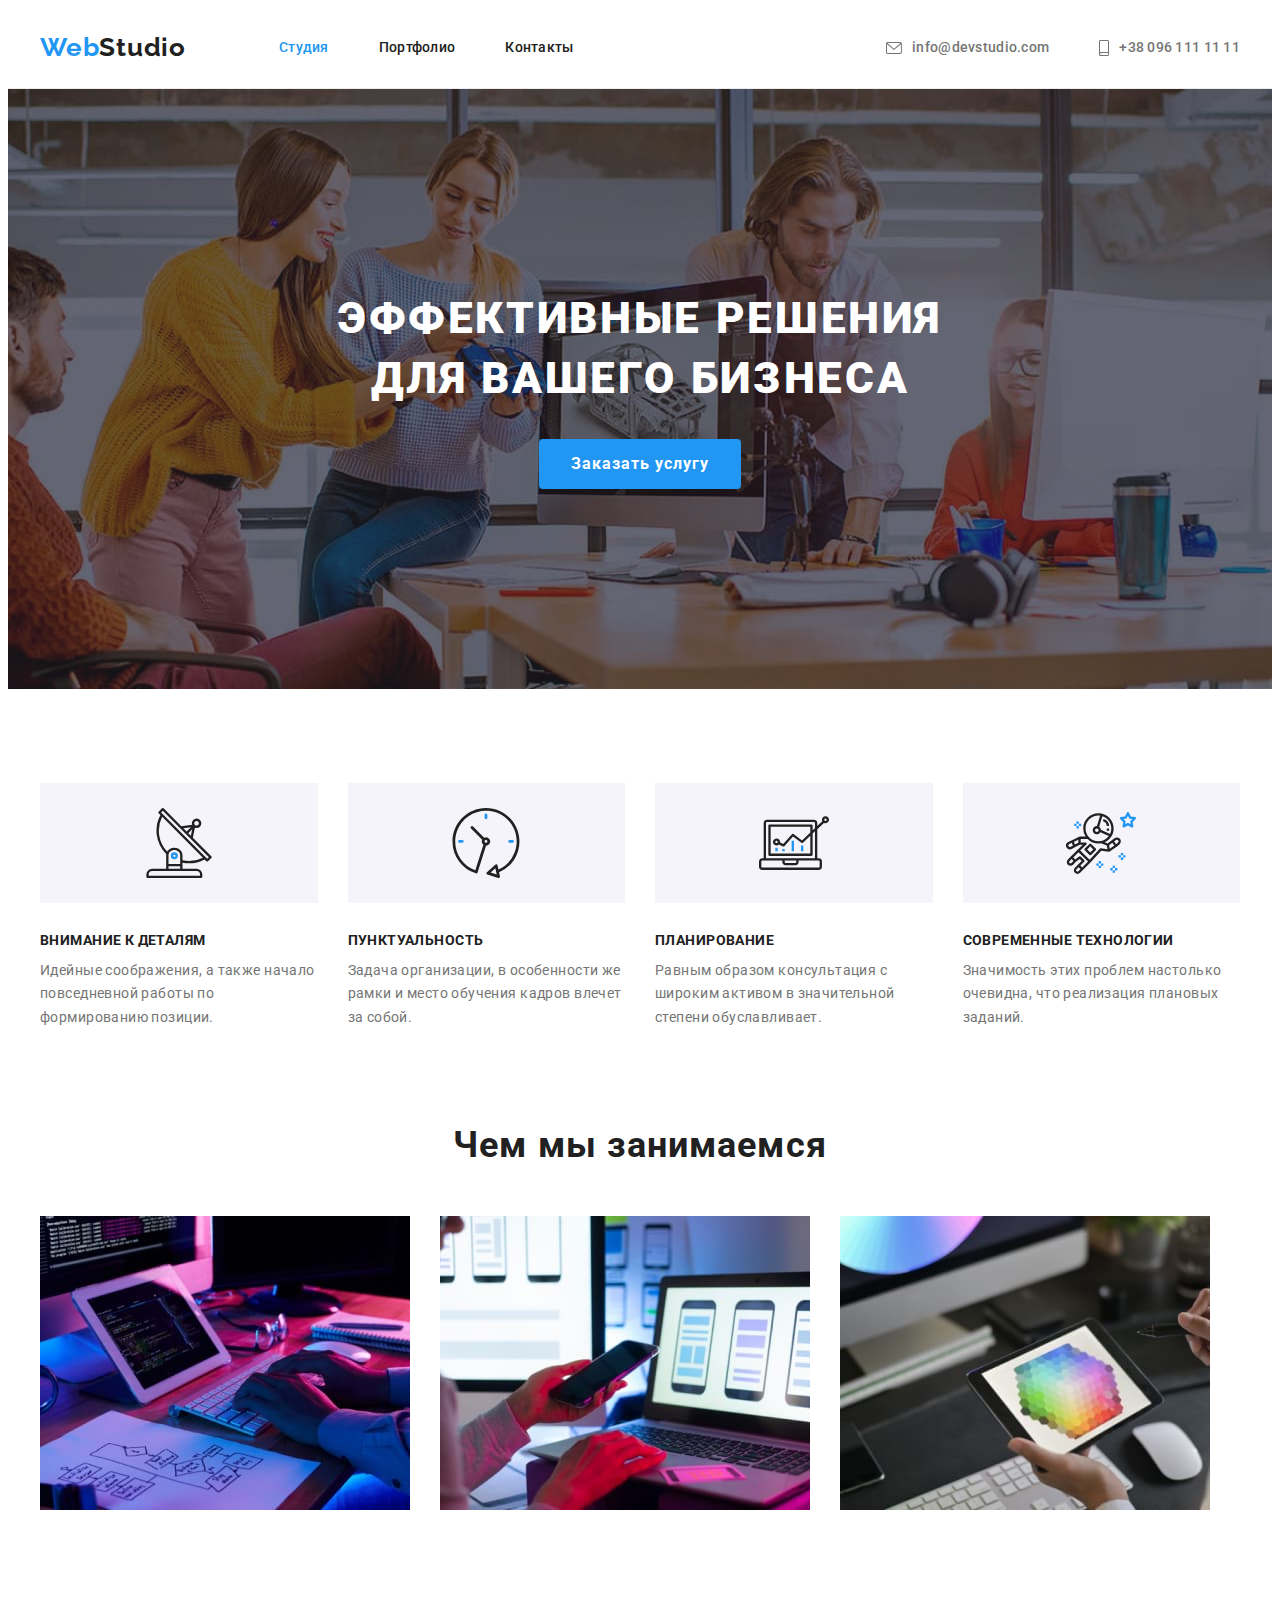
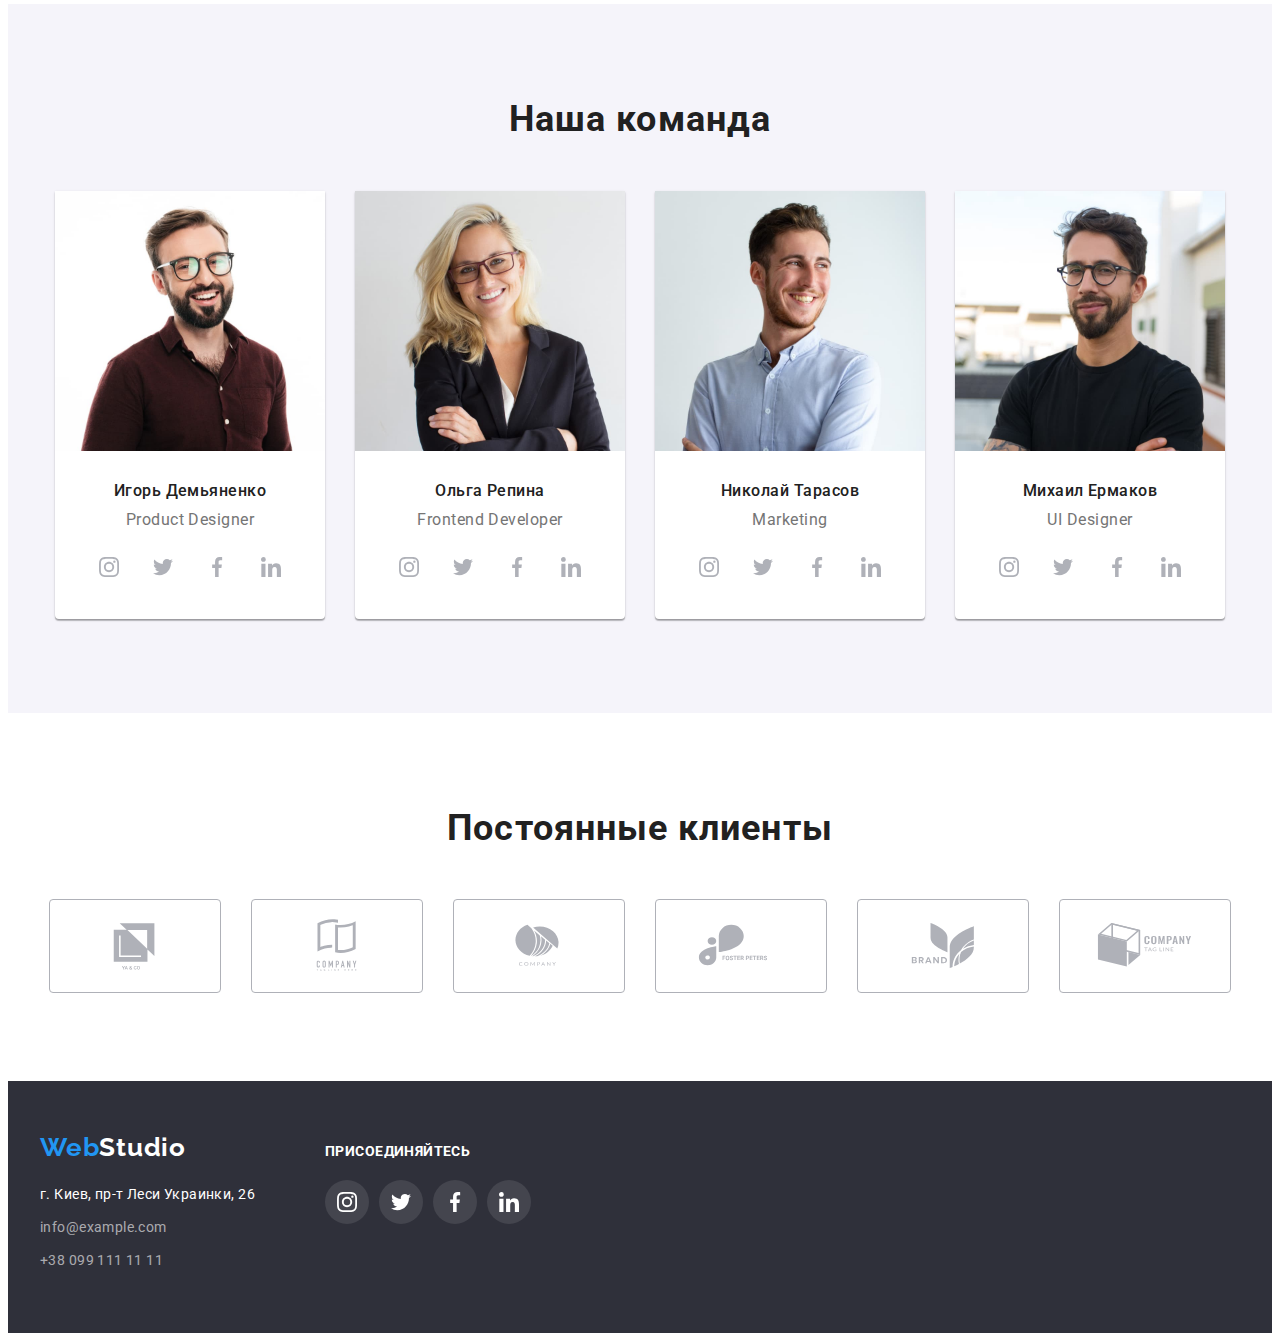
<file: index.html>
<!DOCTYPE html>
<html lang="ru">
  <head>
    <meta charset="UTF-8" />
    <meta http-equiv="X-UA-Compatible" content="IE=edge" />
    <meta name="viewport" content="width=device-width, initial-scale=1.0" />
    <title>WebStudio</title>
    <link
      rel="stylesheet"
      href="https://cdnjs.cloudflare.com/ajax/libs/modern-normalize/1.1.0/modern-normalize.min.css"
      integrity="sha512-wpPYUAdjBVSE4KJnH1VR1HeZfpl1ub8YT/NKx4PuQ5NmX2tKuGu6U/JRp5y+Y8XG2tV+wKQpNHVUX03MfMFn9Q=="
      crossorigin="anonymous"
      referrerpolicy="no-referrer"
    />
    <link rel="preconnect" href="https://fonts.googleapis.com" />
    <link rel="preconnect" href="https://fonts.gstatic.com" crossorigin />
    <link
      href="https://fonts.googleapis.com/css2?family=Raleway:wght@700&family=Roboto:wght@400;500;700;900&display=swap"
      rel="stylesheet"
    />
    <link
      rel="stylesheet"
      href="https://cdnjs.cloudflare.com/ajax/libs/modern-normalize/1.1.0/modern-normalize.min.css"
      integrity="sha512-wpPYUAdjBVSE4KJnH1VR1HeZfpl1ub8YT/NKx4PuQ5NmX2tKuGu6U/JRp5y+Y8XG2tV+wKQpNHVUX03MfMFn9Q=="
      crossorigin="anonymous"
      referrerpolicy="no-referrer"
    />
    <link rel="stylesheet" href="./css/styles.css" />
  </head>

  <body>
    <header class="header-section">
      <div class="container flex">
        <nav class="nav-container">
          <a class="header-logo link" href="" lang="en"
            >Web<span class="header-lofo-syffix">Studio</span></a
          >
          <ul class="header-left-list list">
            <li class="header-left-item">
              <a class="link header-left-link current" href="./index.html">Студия</a>
            </li>
            <li class="header-left-item">
              <a class="link header-left-link" href="./portfolio.html">Портфолио</a>
            </li>
            <li class="header-left-item">
              <a class="link header-left-link" href="">Контакты</a>
            </li>
          </ul>
        </nav>
        <ul class="header-right-list list">
          <li class="header-right-item flex">
            <a class="link header-right-link flex" href="mailto:info@devstudio.com">
              <svg class="icon-header icon-envelope">
                <use href="./img/symbol-defs.svg#icon-envelope1"></use>
              </svg>
              info@devstudio.com</a
            >
          </li>
          <li class="header-right-item flex">
            <a class="link header-right-link flex" href="tel:+380961111111">
              <svg class="icon-header icon-smartphone">
                <use href="./img/symbol-defs.svg#icon-smartphone"></use>
              </svg>
              +38 096 111 11 11</a
            >
          </li>
        </ul>
      </div>
    </header>
    <main>
      <section class="section hero-section">
        <div class="container">
          <h1 class="main-title">Эффективные решения для вашего бизнеса</h1>
          <button class="main-btn" type="button">Заказать услугу</button>
        </div>
      </section>
      <section class="section">
        <div class="container">
          <h2 class="visually-hidden">Features</h2>
          <ul class="features-list list flex">
            <li>
              <div class="feature-icon-place">
                <svg class="icon-feature">
                  <use href="./img/symbol-defs.svg#icon-antenna"></use>
                </svg>
              </div>
              <h3 class="features-title">Внимание к деталям</h3>
              <p class="features-text">
                Идейные соображения, а также начало повседневной работы по формированию позиции.
              </p>
            </li>
            <li>
              <div class="feature-icon-place">
                <svg class="icon-feature">
                  <use href="./img/symbol-defs.svg#icon-clock"></use>
                </svg>
              </div>
              <h3 class="features-title">Пунктуальность</h3>
              <p class="features-text">
                Задача организации, в особенности же рамки и место обучения кадров влечет за собой.
              </p>
            </li>
            <li>
              <div class="feature-icon-place">
                <svg class="icon-feature">
                  <use href="./img/symbol-defs.svg#icon-diagram"></use>
                </svg>
              </div>
              <h3 class="features-title">Планирование</h3>
              <p class="features-text">
                Равным образом консультация с широким активом в значительной степени обуславливает.
              </p>
            </li>
            <li>
              <div class="feature-icon-place">
                <svg class="icon-feature">
                  <use href="./img/symbol-defs.svg#icon-astronaut"></use>
                </svg>
              </div>
              <h3 class="features-title">Современные технологии</h3>
              <p class="features-text">
                Значимость этих проблем настолько очевидна, что реализация плановых заданий.
              </p>
            </li>
          </ul>
        </div>
      </section>
      <section class="section feature-section">
        <div class="container">
          <h2 class="universal-title">Чем мы занимаемся</h2>
          <ul class="feature-images-list list flex-wrap">
            <li>
              <img width="370" src="./img/box1.jpg" alt="Разработчик пишет код" />
            </li>
            <li>
              <img width="370" src="./img/box2.jpg" alt="Создаем мобильные приложения" />
            </li>
            <li>
              <img width="370" src="./img/box3.jpg" alt="Цветовая палитра" />
            </li>
          </ul>
        </div>
      </section>
      <section class="team-section">
        <div class="container">
          <h2 class="universal-title">Наша команда</h2>
          <ul class="team-list list flex">
            <li>
              <img width="270" src="./img/img1.jpg" alt="Игорь Демьяненко" />
              <div>
                <h3 class="our-developer">Игорь Демьяненко</h3>
                <p class="developer-position" lang="en">Product Designer</p>
                <ul class="developers-contact-list flex list">
                  <li class="developers-contact-item">
                    <a class="developers-contact-link" href="">
                      <svg class="icon-developer">
                        <use href="./img/symbol-defs.svg#icon-instagram"></use>
                      </svg>
                    </a>
                  </li>
                  <li class="developers-contact-item">
                    <a class="developers-contact-link" href="">
                      <svg class="icon-developer">
                        <use href="./img/symbol-defs.svg#icon-twitter"></use>
                      </svg>
                    </a>
                  </li>
                  <li class="developers-contact-item">
                    <a class="developers-contact-link" href="">
                      <svg class="icon-developer">
                        <use href="./img/symbol-defs.svg#icon-facebook"></use>
                      </svg>
                    </a>
                  </li>
                  <li class="developers-contact-item">
                    <a class="developers-contact-link" href="">
                      <svg class="icon-developer">
                        <use href="./img/symbol-defs.svg#icon-linkedin"></use>
                      </svg>
                    </a>
                  </li>
                </ul>
              </div>
            </li>
            <li>
              <img width="270" src="./img/img2.jpg" alt="Ольга Репина" />
              <div>
                <h3 class="our-developer">Ольга Репина</h3>
                <p class="developer-position" lang="en">Frontend Developer</p>
                <ul class="developers-contact-list flex list">
                  <li class="developers-contact-item">
                    <a class="developers-contact-link" href="">
                      <svg class="icon-developer">
                        <use href="./img/symbol-defs.svg#icon-instagram"></use>
                      </svg>
                    </a>
                  </li>
                  <li class="developers-contact-item">
                    <a class="developers-contact-link" href="">
                      <svg class="icon-developer">
                        <use href="./img/symbol-defs.svg#icon-twitter"></use>
                      </svg>
                    </a>
                  </li>
                  <li class="developers-contact-item">
                    <a class="developers-contact-link" href="">
                      <svg class="icon-developer">
                        <use href="./img/symbol-defs.svg#icon-facebook"></use>
                      </svg>
                    </a>
                  </li>
                  <li class="developers-contact-item">
                    <a class="developers-contact-link" href="">
                      <svg class="icon-developer">
                        <use href="./img/symbol-defs.svg#icon-linkedin"></use>
                      </svg>
                    </a>
                  </li>
                </ul>
              </div>
            </li>
            <li>
              <img width="270" src="./img/img3.jpg" alt="Николай Тарасов" />
              <div>
                <h3 class="our-developer">Николай Тарасов</h3>
                <p class="developer-position" lang="en">Marketing</p>
                <ul class="developers-contact-list flex list">
                  <li class="developers-contact-item">
                    <a class="developers-contact-link" href="">
                      <svg class="icon-developer">
                        <use href="./img/symbol-defs.svg#icon-instagram"></use>
                      </svg>
                    </a>
                  </li>
                  <li class="developers-contact-item">
                    <a class="developers-contact-link" href="">
                      <svg class="icon-developer">
                        <use href="./img/symbol-defs.svg#icon-twitter"></use>
                      </svg>
                    </a>
                  </li>
                  <li class="developers-contact-item">
                    <a class="developers-contact-link" href="">
                      <svg class="icon-developer">
                        <use href="./img/symbol-defs.svg#icon-facebook"></use>
                      </svg>
                    </a>
                  </li>
                  <li class="developers-contact-item">
                    <a class="developers-contact-link" href="">
                      <svg class="icon-developer">
                        <use href="./img/symbol-defs.svg#icon-linkedin"></use>
                      </svg>
                    </a>
                  </li>
                </ul>
              </div>
            </li>
            <li>
              <img width="270" src="./img/img4.jpg" alt="Михаил Ермаков" />
              <div>
                <h3 class="our-developer">Михаил Ермаков</h3>
                <p class="developer-position" lang="en">UI Designer</p>
                <ul class="developers-contact-list flex list">
                  <li class="developers-contact-item">
                    <a class="developers-contact-link" href="">
                      <svg class="icon-developer">
                        <use href="./img/symbol-defs.svg#icon-instagram"></use>
                      </svg>
                    </a>
                  </li>
                  <li class="developers-contact-item">
                    <a class="developers-contact-link" href="">
                      <svg class="icon-developer">
                        <use href="./img/symbol-defs.svg#icon-twitter"></use>
                      </svg>
                    </a>
                  </li>
                  <li class="developers-contact-item">
                    <a class="developers-contact-link" href="">
                      <svg class="icon-developer">
                        <use href="./img/symbol-defs.svg#icon-facebook"></use>
                      </svg>
                    </a>
                  </li>
                  <li class="developers-contact-item">
                    <a class="developers-contact-link" href="">
                      <svg class="icon-developer">
                        <use href="./img/symbol-defs.svg#icon-linkedin"></use>
                      </svg>
                    </a>
                  </li>
                </ul>
              </div>
            </li>
          </ul>
        </div>
      </section>
      <section class="our-clients-section">
        <div class="container">
          <h2 class="universal-title">Постоянные клиенты</h2>
          <ul class="clients-list list flex">
            <li class="clients-item">
              <a class="clients-link" href="">
                <svg class="icon-clients">
                  <use href="./img/symbol-defs.svg#icon-logo-1"></use>
                </svg>
              </a>
            </li>
            <li class="clients-item">
              <a class="clients-link" href="">
                <svg class="icon-clients">
                  <use href="./img/symbol-defs.svg#icon-logo-2"></use>
                </svg>
              </a>
            </li>
            <li class="clients-item">
              <a class="clients-link" href="">
                <svg class="icon-clients">
                  <use href="./img/symbol-defs.svg#icon-logo-3"></use>
                </svg>
              </a>
            </li>
            <li class="clients-item">
              <a class="clients-link" href="">
                <svg class="icon-clients">
                  <use href="./img/symbol-defs.svg#icon-logo-4"></use>
                </svg>
              </a>
            </li>
            <li class="clients-item">
              <a class="clients-link" href="">
                <svg class="icon-clients">
                  <use href="./img/symbol-defs.svg#icon-logo-5"></use>
                </svg>
              </a>
            </li>
            <li class="clients-item">
              <a class="clients-link" href="">
                <svg class="icon-clients">
                  <use href="./img/symbol-defs.svg#icon-logo-6"></use>
                </svg>
              </a>
            </li>
          </ul>
        </div>
      </section>
    </main>
    <footer class="footer-section">
      <div class="container">
        <div class="footer-left-part">
          <div>
            <a class="footer-logo link" href="" lang="en"
              >Web<span class="footer-logo-syffix">Studio</span>
            </a>
            <address class="footer-address">
              <ul class="footer-address-list list">
                <li class="footer-address-item">
                  <a
                    class="third-text-color link"
                    href="https://goo.gl/maps/jR1SKb3CfaXYw8aB8"
                    target="_blank"
                  >
                    г. Киев, пр-т Леси Украинки, 26
                  </a>
                </li>
                <li class="footer-address-item list">
                  <a class="third-text-color-transparence link" href="mailto:info@example.com"
                    >info@example.com</a
                  >
                </li>
                <li class="footer-address-item">
                  <a class="third-text-color-transparence link" href="+380991111111"
                    >+38 099 111 11 11</a
                  >
                </li>
              </ul>
            </address>
          </div>
          <div class="footer-right-part flex">
            <p class="footer-right-part-title">присоединяйтесь</p>
            <ul class="footer-icon-list list flex">
              <li>
                <a class="footer-icon-link" href="">
                  <svg class="icon-footer">
                    <use href="./img/symbol-defs.svg#icon-instagram"></use>
                  </svg>
                </a>
              </li>
              <li>
                <a class="footer-icon-link" href="">
                  <svg class="icon-footer">
                    <use href="./img/symbol-defs.svg#icon-twitter"></use>
                  </svg>
                </a>
              </li>
              <li>
                <a class="footer-icon-link" href="">
                  <svg class="icon-footer">
                    <use href="./img/symbol-defs.svg#icon-facebook"></use>
                  </svg>
                </a>
              </li>
              <li>
                <a class="footer-icon-link" href="">
                  <svg class="icon-footer">
                    <use href="./img/symbol-defs.svg#icon-linkedin"></use>
                  </svg>
                </a>
              </li>
            </ul>
          </div>
        </div>
      </div>
    </footer>
  </body>
</html>
</file>
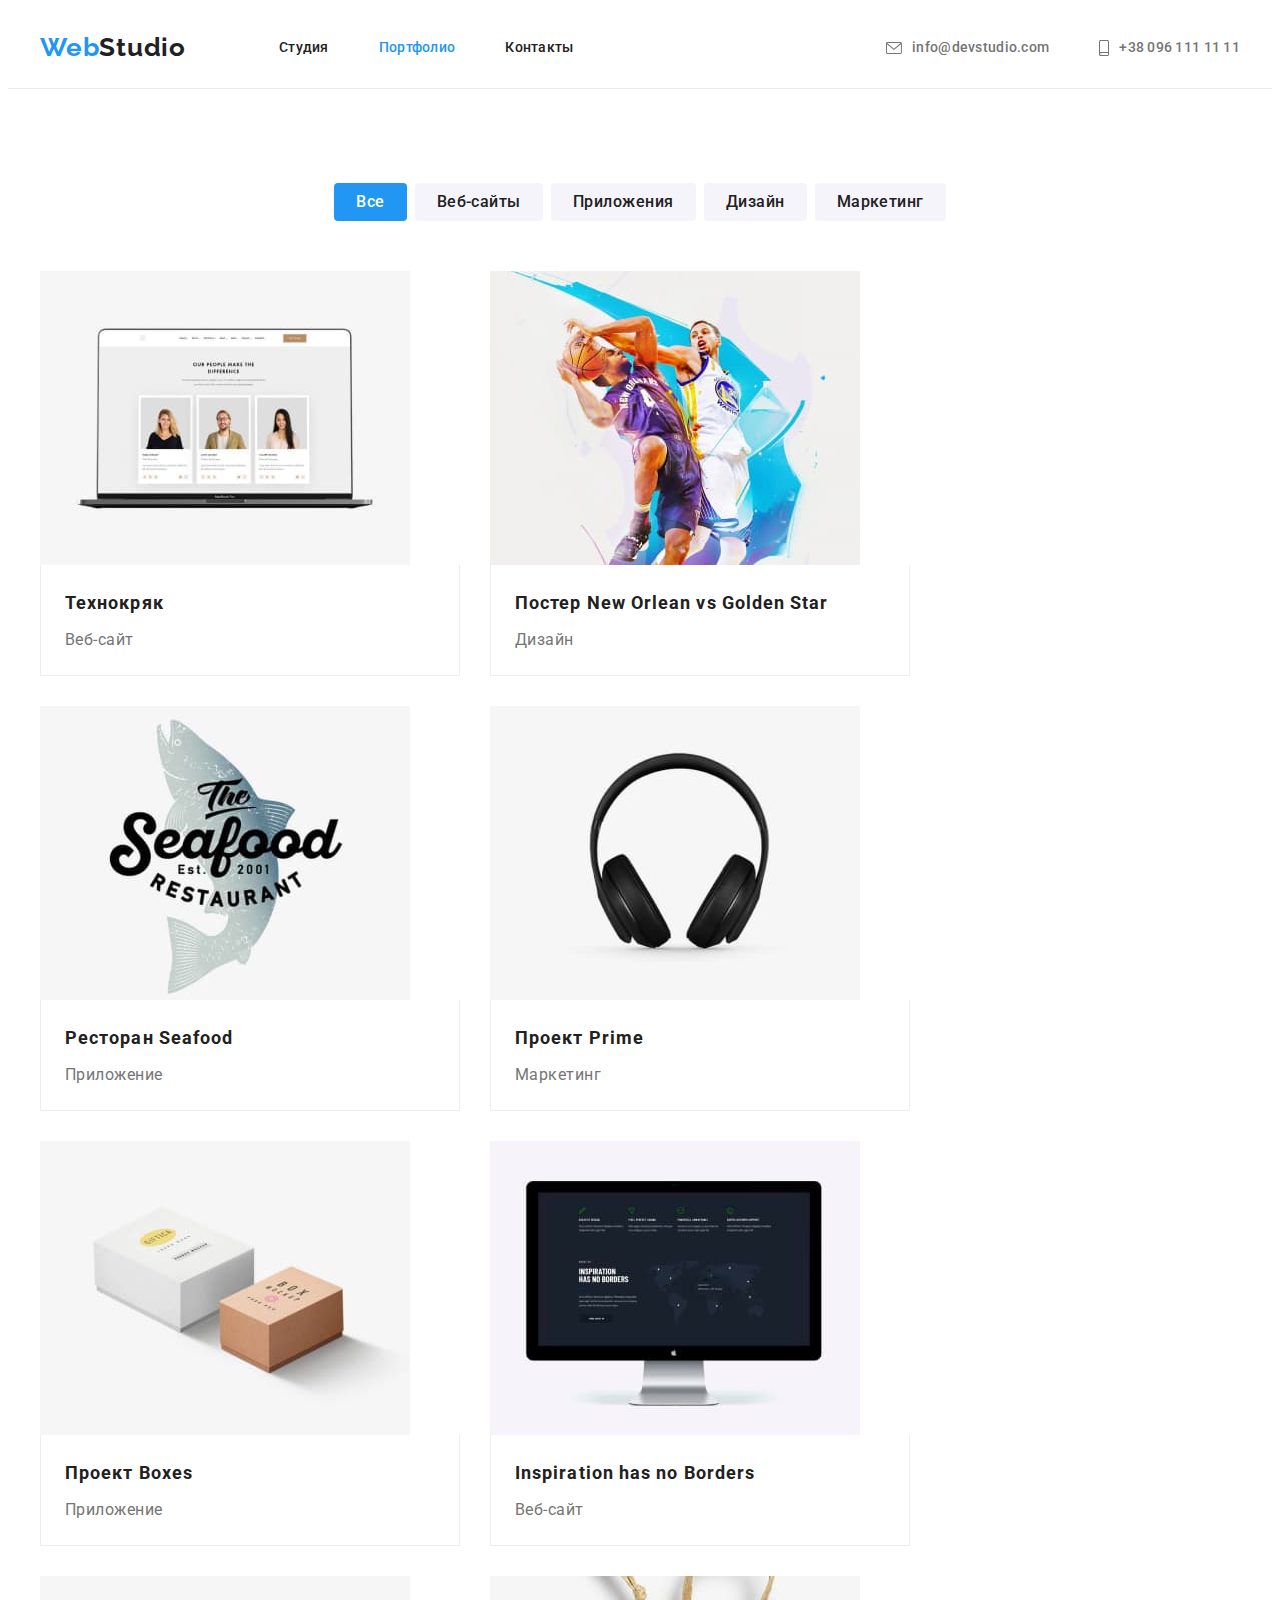
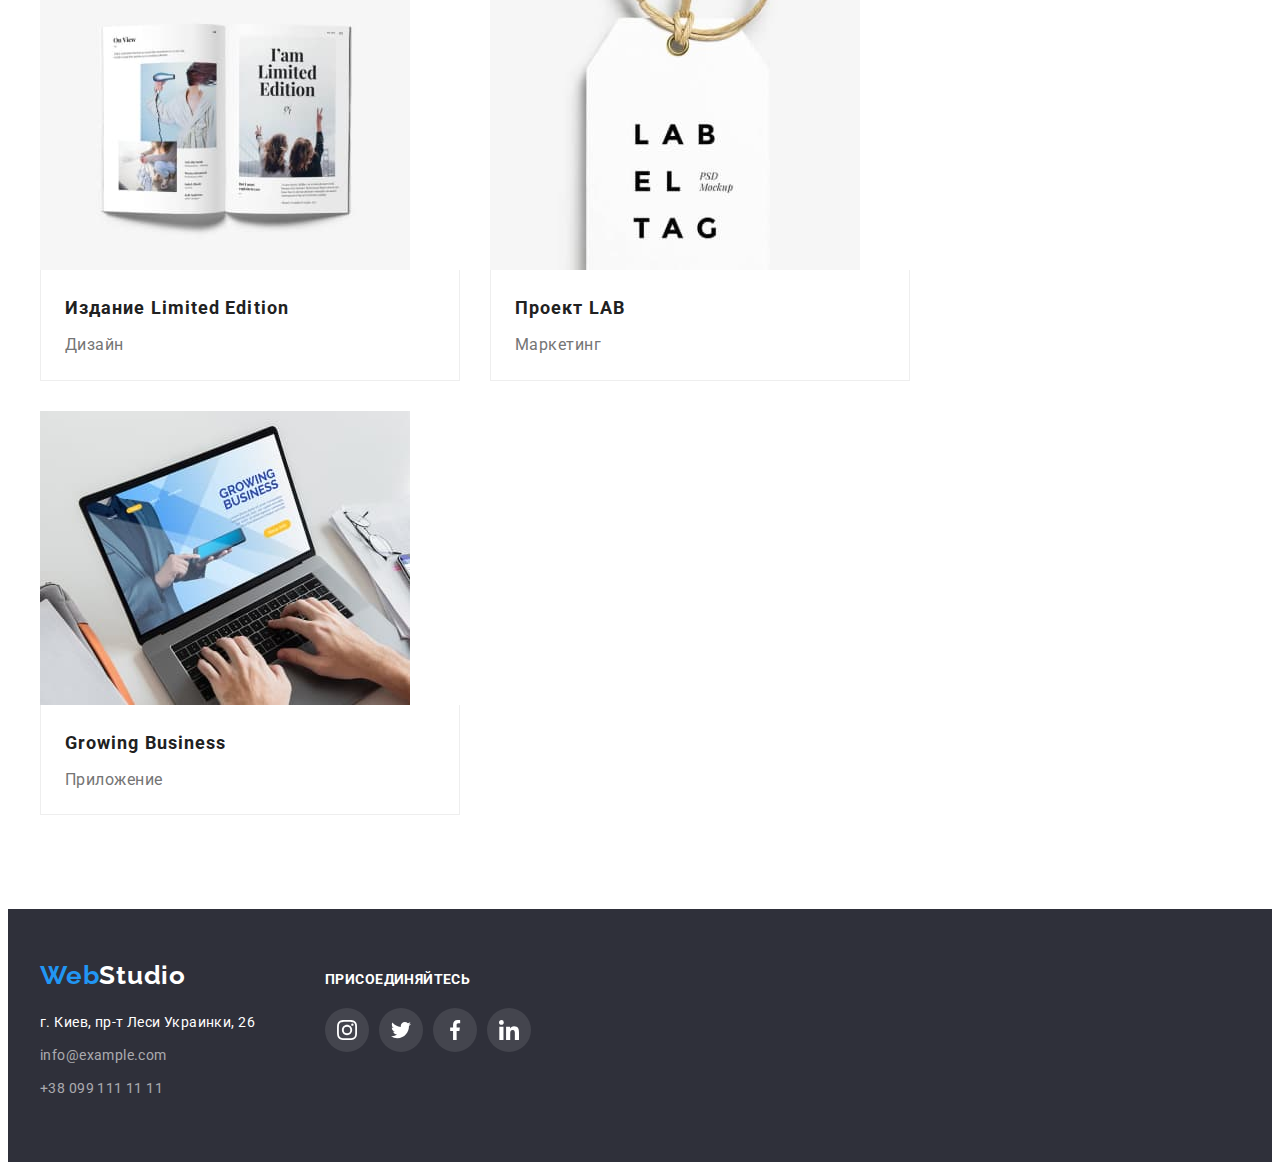
<file: portfolio.html>
<!DOCTYPE html>
<html lang="en">
  <head>
    <meta charset="UTF-8" />
    <meta http-equiv="X-UA-Compatible" content="IE=edge" />
    <meta name="viewport" content="width=device-width, initial-scale=1.0" />
    <title>Portfolio</title>
    <link
      rel="stylesheet"
      href="https://cdnjs.cloudflare.com/ajax/libs/modern-normalize/1.1.0/modern-normalize.min.css"
      integrity="sha512-wpPYUAdjBVSE4KJnH1VR1HeZfpl1ub8YT/NKx4PuQ5NmX2tKuGu6U/JRp5y+Y8XG2tV+wKQpNHVUX03MfMFn9Q=="
      crossorigin="anonymous"
      referrerpolicy="no-referrer"
    />
    <link rel="preconnect" href="https://fonts.googleapis.com" />
    <link rel="preconnect" href="https://fonts.gstatic.com" crossorigin />
    <link
      href="https://fonts.googleapis.com/css2?family=Raleway:wght@700&family=Roboto:wght@400;500;700;900&display=swap"
      rel="stylesheet"
    />
    <link rel="stylesheet" href="./css/styles.css" />
  </head>

  <body>
    <header class="header-section">
      <div class="container flex">
        <nav class="nav-container">
          <a class="header-logo link" href="" lang="en"
            >Web<span class="header-lofo-syffix">Studio</span></a
          >
          <ul class="header-left-list list">
            <li class="header-left-item">
              <a class="link header-left-link" href="./index.html">Студия</a>
            </li>
            <li class="header-left-item">
              <a class="link header-left-link current" href="./portfolio.html">Портфолио</a>
            </li>
            <li class="header-left-item">
              <a class="link header-left-link" href="">Контакты</a>
            </li>
          </ul>
        </nav>
        <ul class="header-right-list list">
          <li class="header-right-item flex">
            <a class="link header-right-link flex" href="mailto:info@devstudio.com">
              <svg class="icon-header icon-envelope">
                <use href="./img/symbol-defs.svg#icon-envelope1"></use>
              </svg>
              info@devstudio.com</a
            >
          </li>
          <li class="header-right-item flex">
            <a class="link header-right-link flex" href="tel:+380961111111">
              <svg class="icon-header icon-smartphone">
                <use href="./img/symbol-defs.svg#icon-smartphone"></use>
              </svg>
              +38 096 111 11 11</a
            >
          </li>
        </ul>
      </div>
    </header>
    <main>
      <section class="portfolio-section">
        <div class="container">
          <h1 class="visually-hidden">Выполенные проэкты</h1>
          <ul class="main-filter list flex">
            <li>
              <button class="filter-btn current-btn" type="button">Все</button>
            </li>
            <li>
              <button class="filter-btn" type="button">Веб-сайты</button>
            </li>
            <li>
              <button class="filter-btn" type="button">Приложения</button>
            </li>
            <li>
              <button class="filter-btn" type="button">Дизайн</button>
            </li>
            <li>
              <button class="filter-btn" type="button">Маркетинг</button>
            </li>
          </ul>
          <ul class="portfolio-list list flex-wrap">
            <li>
              <a class="portfolio-link link" href="">
                <img width="370" src="./img/img21.jpg" alt="ноутбук" />
                <div class="item-description">
                  <h2 class="filter-name">Технокряк</h2>
                  <p class="filter-type">Веб-сайт</p>
                </div>
              </a>
            </li>
            <li>
              <a class="portfolio-link link" href="">
                <img width="370" src="./img/img22.jpg" alt="баскетбол" />
                <div class="item-description">
                  <h2 class="filter-name">Постер New Orlean vs Golden Star</h2>
                  <p class="filter-type">Дизайн</p>
                </div>
              </a>
            </li>
            <li>
              <a class="portfolio-link link" href="">
                <img width="370" src="./img/img23.jpg" alt="лого ресторана" />
                <div class="item-description">
                  <h2 class="filter-name">Ресторан Seafood</h2>
                  <p class="filter-type">Приложение</p>
                </div>
              </a>
            </li>
            <li>
              <a class="portfolio-link link" href="">
                <img width="370" src="./img/img24.jpg" alt="наушеики" />
                <div class="item-description">
                  <h2 class="filter-name">Проект Prime</h2>
                  <p class="filter-type">Маркетинг</p>
                </div>
              </a>
            </li>
            <li>
              <a class="portfolio-link link" href="">
                <img width="370" src="./img/img25.jpg" alt="2 коробки" />
                <div class="item-description">
                  <h2 class="filter-name">Проект Boxes</h2>
                  <p class="filter-type">Приложение</p>
                </div>
              </a>
            </li>
            <li>
              <a class="portfolio-link link" href="">
                <img width="370" src="./img/img26.jpg" alt="монитор" />
                <div class="item-description">
                  <h2 class="filter-name">Inspiration has no Borders</h2>
                  <p class="filter-type">Веб-сайт</p>
                </div>
              </a>
            </li>
            <li>
              <a class="portfolio-link link" href="">
                <img width="370" src="./img/img27.jpg" alt="открытый журнал" />
                <div class="item-description">
                  <h2 class="filter-name">Издание Limited Edition</h2>
                  <p class="filter-type">Дизайн</p>
                </div>
              </a>
            </li>
            <li>
              <a class="portfolio-link link" href="">
                <img width="370" src="./img/img28.jpg" alt="лейба" />

                <div class="item-description">
                  <h2 class="filter-name">Проект LAB</h2>
                  <p class="filter-type">Маркетинг</p>
                </div>
              </a>
            </li>
            <li>
              <a class="portfolio-link link" href="">
                <img width="370" src="./img/img29.jpg" alt="робота с ноутбуком" />
                <div class="item-description">
                  <h2 class="filter-name">Growing Business</h2>
                  <p class="filter-type">Приложение</p>
                </div>
              </a>
            </li>
          </ul>
        </div>
      </section>
    </main>
    <footer class="footer-section">
      <div class="container">
        <div class="footer-left-part">
          <div>
            <a class="footer-logo link" href="" lang="en"
              >Web<span class="footer-logo-syffix">Studio</span>
            </a>
            <address class="footer-address">
              <ul class="footer-address-list list">
                <li class="footer-address-item">
                  <a
                    class="third-text-color link"
                    href="https://goo.gl/maps/jR1SKb3CfaXYw8aB8"
                    target="_blank"
                  >
                    г. Киев, пр-т Леси Украинки, 26
                  </a>
                </li>
                <li class="footer-address-item list">
                  <a class="third-text-color-transparence link" href="mailto:info@example.com"
                    >info@example.com</a
                  >
                </li>
                <li class="footer-address-item">
                  <a class="third-text-color-transparence link" href="+380991111111"
                    >+38 099 111 11 11</a
                  >
                </li>
              </ul>
            </address>
          </div>
          <div class="footer-right-part flex">
            <p class="footer-right-part-title">присоединяйтесь</p>
            <ul class="footer-icon-list list flex">
              <li>
                <a class="footer-icon-link" href="">
                  <svg class="icon-footer">
                    <use href="./img/symbol-defs.svg#icon-instagram"></use>
                  </svg>
                </a>
              </li>
              <li>
                <a class="footer-icon-link" href="">
                  <svg class="icon-footer">
                    <use href="./img/symbol-defs.svg#icon-twitter"></use>
                  </svg>
                </a>
              </li>
              <li>
                <a class="footer-icon-link" href="">
                  <svg class="icon-footer">
                    <use href="./img/symbol-defs.svg#icon-facebook"></use>
                  </svg>
                </a>
              </li>
              <li>
                <a class="footer-icon-link" href="">
                  <svg class="icon-footer">
                    <use href="./img/symbol-defs.svg#icon-linkedin"></use>
                  </svg>
                </a>
              </li>
            </ul>
          </div>
        </div>
      </div>
    </footer>
  </body>
</html>
</file>
<file: css/styles.css>
body {
  font-family: Roboto, sans-serif;
  background: var(--third-text-colorr);
}

:root {
  --accent-color: #2196f3;
  --first-text-color: #212121;
  --second-text-color: #757575;
  --third-text-color: #ffffff;
  --first-background-color: #f5f4fa;
  --second-background-color: #2f303a;
  --third-background-color: #eeeeee;
  --line-color: #ececec;
}

p,
h1,
h2,
h3,
h4,
h5,
h6,
ul {
  margin: 0;
  padding: 0;
}

img {
  display: block;
  max-width: 100%;
  height: auto;
}

.list {
  list-style: none;
}

.link {
  text-decoration: none;
}

.visually-hidden {
  position: absolute;
  width: 1px;
  height: 1px;
  margin: -1px;
  border: 0;
  padding: 0;
  white-space: nowrap;
  clip-path: inset(100%);
  clip: rect(0 0 0 0);
  overflow: hidden;
}

/* -----------HEADER--------------- */
.header-section {
  border-bottom: 1px solid var(--line-color);
}
.container {
  max-width: 1200px;
  padding-left: 15px;
  padding-right: 15px;
  margin: 0 auto;
}

.flex {
  display: flex;
  align-items: center;
  justify-content: center;
}

.flex-wrap {
  display: flex;
  flex-wrap: wrap;
}

.nav-container {
  display: flex;
  align-items: center;
}

.header-left-link:hover,
.header-left-link:focus,
.header-right-link:focus,
.header-right-link:hover {
  color: var(--accent-color);
  fill: var(--accent-color);
}

.header-logo {
  font-family: Raleway;
  font-style: normal;
  font-weight: bold;
  font-size: 26px;
  line-height: 1.19;
  letter-spacing: 0.03em;
  color: var(--accent-color);
  padding-top: 24px;
  padding-bottom: 25px;
}

.header-lofo-syffix {
  color: var(--first-text-color);
}

.header-left-list {
  display: flex;
  margin-left: 93px;
}
.header-left-list > li > a {
  display: block;
}
.header-right-list {
  display: flex;
  margin-left: auto;
  align-items: center;
}

.icon-header {
  margin-right: 10px;
  fill: #757575;
}

.icon-envelope {
  width: 16px;
  height: 12px;
  fill: currentColor;
}

.icon-smartphone {
  width: 10px;
  height: 16px;
  min-width: 10px;
  min-height: 16px;
  fill: currentColor;
}

.header-right-item {
  margin-right: 50px;
}
.header-right-item:last-child {
  margin-right: 0;
}
.header-left-item,
.header-right-item {
  color: var(--second-text-color);
  font-weight: 500;
  font-size: 14px;
  line-height: 1.14;
  letter-spacing: 0.02em;
}

.header-left-item {
  margin-right: 50px;
}
.header-left-item:last-child {
  margin-right: 0;
}

.header-left-link {
  color: var(--first-text-color);
  padding-top: 32px;
  padding-bottom: 32px;
}

.header-left-link:nth-last-child() {
  margin-right: 0;
}

.header-right-link {
  color: inherit;
  padding-top: 32px;
  padding-bottom: 32px;
}
.header-left-link.link.current {
  color: var(--accent-color);
}

/* ----------MAIN--------------- */

.section {
  padding-top: 94px;
  padding-bottom: 94px;
  background-color: var(--third-text-color);
}

.section.hero-section {
  padding-top: 200px;
  padding-bottom: 200px;
  background-image: linear-gradient(rgba(47, 48, 58, 0.4), rgba(47, 48, 58, 0.4)),
    url(../img/main-img.jpg);
  background-size: 1600px 600px;
  background-repeat: no-repeat;
  background-position: center;
  /* background-color: var(--second-background-color); */
}

.main-title {
  font-weight: 900;
  font-size: 44px;
  line-height: 1.36;
  letter-spacing: 0.06em;
  text-transform: uppercase;
  color: var(--third-text-color);
  margin: 0 auto 30px auto;
  max-width: 696px;
  text-align: center;
}

.main-btn {
  font-family: inherit;
  font-weight: bold;
  font-size: 16px;
  line-height: 1.87;
  text-align: center;
  letter-spacing: 0.06em;
  color: var(--third-text-color);
  background: var(--accent-color);
  border-radius: 4px;
  border: none;
  cursor: pointer;
  display: block;
  margin: 0 auto;
  min-width: 200px;
  padding: 10px 32px;
}

/* ----------FEATURES-------------------------- */
.feature-section {
  padding-top: 0;
}

.features-list > li {
  margin-right: 30px;
  width: calc((100% + 30px) / 4 - 30px);
}
.feature-icon-place {
  display: flex;
  min-width: 270px;
  min-height: 120px;
  background-color: var(--first-background-color);
  margin-bottom: 30px;
  align-items: center;
  justify-content: center;
}
.icon-feature {
  width: 70px;
  height: 70px;
}

.features-list > li:last-child {
  margin-right: 0;
}
.features-title {
  font-weight: bold;
  font-size: 14px;
  line-height: 1.14;
  letter-spacing: 0.03em;
  text-transform: uppercase;
  color: var(--first-text-color);
  margin-bottom: 10px;
}

.features-text {
  font-size: 14px;
  line-height: 1.71;
  letter-spacing: 0.03em;
  color: var(--second-text-color);
}

.main-section > .container > .universal-title {
  text-align: center;
  margin-top: 94px;
}

.feature-images-list > li {
  margin-right: 30px;
}

.feature-images-list > li:last-child {
  margin-right: 0;
}

/* --------ABOUT-------------------------- */
.universal-title {
  font-weight: bold;
  font-size: 36px;
  line-height: 1.17;
  text-align: center;
  letter-spacing: 0.03em;
  color: var(--first-text-color);
  margin-bottom: 50px;
}

/* --------ABOUT-OUR-TEAM--------------------- */

.team-section {
  padding-top: 94px;
  padding-bottom: 94px;
  background-color: var(--first-background-color);
}

.team-list > li {
  min-width: 163px;
  margin-right: 30px;
  background-color: var(--third-text-color);
  box-shadow: 0px 1px 3px rgba(0, 0, 0, 0.12), 0px 1px 1px rgba(0, 0, 0, 0.14),
    0px 2px 1px rgba(0, 0, 0, 0.2);
  border-radius: 0px 0px 4px 4px;
}

.team-list > li:last-child {
  margin-right: 0;
}

.team-list div {
  padding-top: 30px;
  padding-bottom: 30px;
  display: flex;
  flex-direction: column;
  align-items: center;
}

.team-list h3 {
  margin-bottom: 10px;
}

.our-developer {
  font-weight: 500;
  font-size: 16px;
  line-height: 1.19;
  letter-spacing: 0.03em;
  color: var(--first-text-color);
}

.developer-position {
  font-size: 16px;
  line-height: 1.19;
  letter-spacing: 0.03em;
  color: var(--second-text-color);
  margin-bottom: 16px;
}
.developers-contact-list {
  align-items: center;
  text-align: right;
  background-color: transparent;
  padding: 0 32px;
}
.icon-developer {
  width: 20px;
  height: 20px;
  fill: inherit;
}

.developers-contact-item {
}

.developers-contact-link:hover,
.developers-contact-link:focus {
  background-color: var(--accent-color);
  fill: var(--third-text-color);
}
.developers-contact-link {
  display: flex;
  width: 44px;
  height: 44px;
  border-radius: 50%;
  align-items: center;
  justify-content: center;
  fill: #afb1b8;
}

.developers-contact-item {
  display: flex;
  align-items: center;
  justify-content: center;
}

.developers-contact-item:not(:last-child) {
  margin-right: 10px;
}
/* ----------------OUR-CLIENTS-SECTION--------------- */

.our-clients-section {
  padding-top: 94px;
  padding-bottom: 88px;
}

.clients-list > li:not(:last-child) {
  margin-right: 30px;
}

.clients-link {
  display: flex;
  width: 170px;
  height: 92px;
  align-items: center;
  justify-content: center;
  border: 1px solid #afb1b8;
  border-radius: 4px;
  fill: #afb1b8;
}
.icon-clients {
  width: 106px;
  height: 60px;
  fill: inherit;
}

.clients-link:hover,
.clients-link:focus {
  border: 1px solid var(--accent-color);
  fill: var(--accent-color);
  cursor: pointer;
}

/* ---------FOOTER----------------------- */
.third-text-color:hover,
.third-text-color:focus,
.third-text-color-transparence:hover,
.third-text-color-transparence:focus {
  color: var(--accent-color);
}

.footer-section {
  padding-top: 51px;
  padding-bottom: 61px;
  background: var(--second-background-color);
}

.footer-section .container {
  display: flex;
}

.footer-logo {
  margin-bottom: 20px;
  display: block;
  font-family: Raleway;
  font-weight: bold;
  font-size: 26px;
  line-height: 1.19;
  letter-spacing: 0.03em;
  color: var(--accent-color);
}
.footer-logo-syffix {
  color: var(--third-text-color);
}

.footer-address-item {
  display: block;
  font-size: 14px;
  line-height: 1.71;
  letter-spacing: 0.03em;
  color: var(--third-text-color);
  margin-bottom: 9px;
}
.footer-address-item:last-child {
  margin-bottom: 0;
}
.footer-right-part {
  flex-direction: column;
  align-items: flex-start;
  margin-left: 70px;
}
.footer-left-part {
  display: flex;
  align-items: baseline;
}

.footer-right-part-title {
  font-weight: bold;
  font-size: 14px;
  line-height: 1.14;
  letter-spacing: 0.03em;
  text-transform: uppercase;
  color: var(--third-text-color);
  margin-bottom: 20px;
}

.footer-icon-list {
  align-items: center;
  text-align: right;
  background-color: transparent;
}

.footer-icon-list > li {
  margin-right: 10px;
}
.icon-footer {
  width: 20px;
  height: 20px;
  fill: inherit;
}

.footer-icon-link {
  display: flex;
  width: 44px;
  height: 44px;
  border-radius: 50%;
  align-items: center;
  justify-content: center;
  background-color: rgba(255, 255, 255, 0.1);
  fill: var(--third-text-color);
}

.footer-icon-link:hover,
.footer-icon-link:focus {
  background-color: var(--accent-color);
}

/* -----------PORTFOLIO-HTML---------------------------- */
.portfolio-section {
  padding-top: 94px;
  padding-bottom: 94px;
}

.filter-btn:hover,
.filter-btn:focus {
  color: var(--third-text-color);
  background-color: var(--accent-color);
}

.filter-btn {
  font-weight: 500;
  font-size: 16px;
  line-height: 1.62;
  text-align: center;
  letter-spacing: 0.03em;
  font-family: inherit;
  border-radius: 4px;
  border: none;
  color: var(--first-text-color);
  background-color: var(--first-background-color);
  cursor: pointer;
  padding: 6px 22px;
}
.filter-btn.current-btn {
  background-color: var(--accent-color);
  color: var(--third-text-color);
}

.main-filter > li {
  margin-right: 8px;
}

.main-filter > li:last-child {
  margin-right: 0;
}
.filter-name {
  font-weight: bold;
  font-size: 18px;
  line-height: 2;
  letter-spacing: 0.06em;
  color: var(--first-text-color);
}

.main-filter {
  justify-content: center;
  margin-bottom: 50px;
}

.main-filter > li:hover,
.filter-btn:focus {
  border-radius: 4px;
  box-shadow: 0px 3px 1px rgba(0, 0, 0, 0.1), 0px 1px 2px rgba(0, 0, 0, 0.08),
    0px 2px 2px rgba(0, 0, 0, 0.12);
}

.filter-type {
  font-size: 16px;
  line-height: 1.87;
  letter-spacing: 0.03em;
  color: var(--second-text-color);
}

.portfolio-list > li {
  display: flex;
  flex-basis: calc(100% / 3 - 30px);
  margin-left: 30px;
  margin-bottom: 30px;
  background: var(--third-text-color);
}

.portfolio-link:hover,
.portfolio-link:focus {
  box-shadow: 0px 1px 1px rgba(0, 0, 0, 0.12), 0px 4px 4px rgba(0, 0, 0, 0.06),
    1px 4px 6px rgba(0, 0, 0, 0.16);
  cursor: pointer;
}

.portfolio-list {
  margin-left: -30px;
  margin-bottom: -30px;
}

.item-description {
  flex-direction: column;
  padding: 20px 24px;
  width: 370px;
  border-left: 1px solid var(--third-background-color);
  border-right: 1px solid var(--third-background-color);
  border-bottom: 1px solid var(--third-background-color);
}

.item-description > .filter-name {
  margin-bottom: 4px;
}
/* --------SERVISE-CLASS-------------------- */

.accent-color {
  color: var(--accent-color);
}

.first-text-color {
  color: var(--first-text-color);
}

.second-text-color {
  color: var(--second-text-color);
}

.third-text-color {
  color: var(--third-text-color);
  font-style: normal;
}

.third-text-color-transparence {
  color: rgba(255, 255, 255, 0.6);
  font-style: normal;
}
</file>
